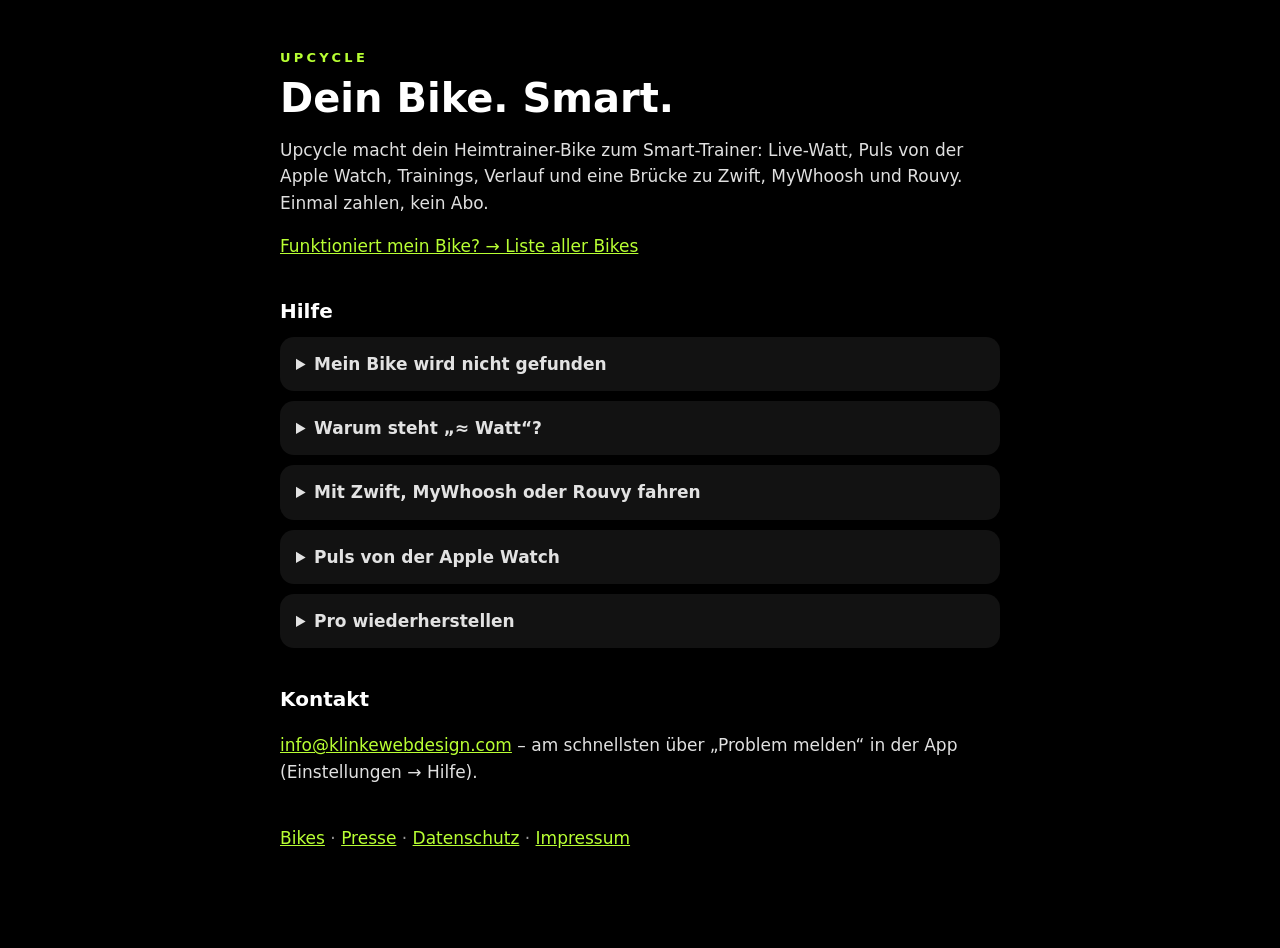
<file: index.html>
<!doctype html>
<html lang="de">
<head>
<meta charset="utf-8">
<meta name="viewport" content="width=device-width, initial-scale=1">
<title>Upcycle – Hilfe</title>
<link rel="stylesheet" href="style.css">
</head>
<body>
<main>
<p class="brand">UPCYCLE</p>
<h1>Dein Bike. Smart.</h1>
<p>Upcycle macht dein Heimtrainer-Bike zum Smart-Trainer: Live-Watt, Puls von der Apple Watch, Trainings, Verlauf und eine Brücke zu Zwift, MyWhoosh und Rouvy. Einmal zahlen, kein Abo.</p>

<p><a href="bikes.html">Funktioniert mein Bike? → Liste aller Bikes</a></p>

<h2>Hilfe</h2>
<details><summary>Mein Bike wird nicht gefunden</summary>
<p>Kurz in die Pedale treten, damit es aufwacht. Die Hersteller-App schließen – viele Bikes erlauben nur eine Verbindung. In Upcycle aufs Bike-Licht tippen und dein Bike wählen.</p></details>
<details><summary>Warum steht „≈ Watt“?</summary>
<p>Die meisten Heimtrainer messen keine Leistung. Upcycle schätzt sie aus Widerstand × Trittfrequenz und lässt sich mit einem echten Messwert kalibrieren.</p></details>
<details><summary>Mit Zwift, MyWhoosh oder Rouvy fahren</summary>
<p>Upcycle offen lassen und in der Rad-App das Upcycle-Gerät als Smart-Trainer wählen.</p></details>
<details><summary>Puls von der Apple Watch</summary>
<p>Watch tragen und entsperren; die Watch-App öffnet sich von selbst. Fehlt der Puls: Health-App → Profil → Apps → Upcycle → alles erlauben.</p></details>
<details><summary>Pro wiederherstellen</summary>
<p>Auf dem Startbildschirm auf PRO tippen → Käufe wiederherstellen.</p></details>

<h2>Kontakt</h2>
<p><a href="mailto:info@klinkewebdesign.com">info@klinkewebdesign.com</a> – am schnellsten über „Problem melden“ in der App (Einstellungen → Hilfe).</p>

<p class="links"><a href="bikes.html">Bikes</a> · <a href="press.html">Presse</a> · <a href="privacy.html">Datenschutz</a> · <a href="imprint.html">Impressum</a></p>
</main>
</body>
</html>
</file>
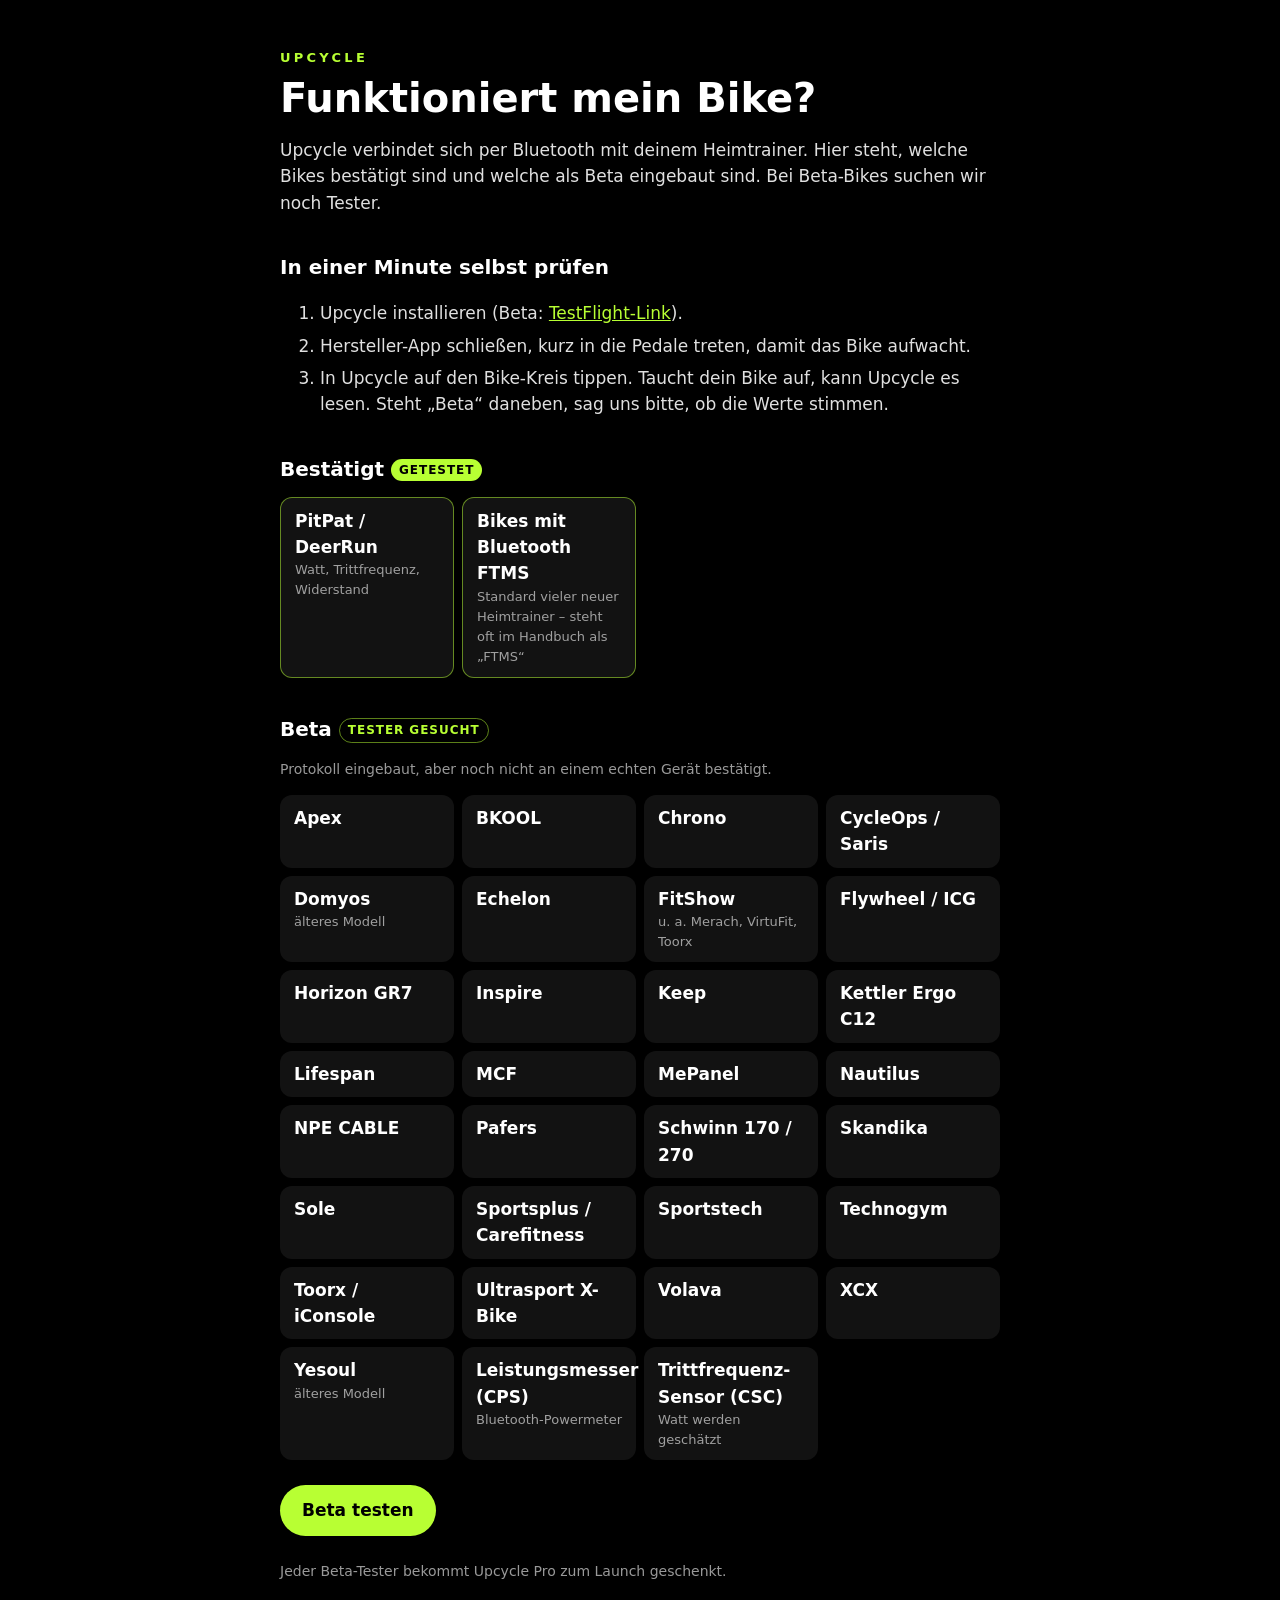
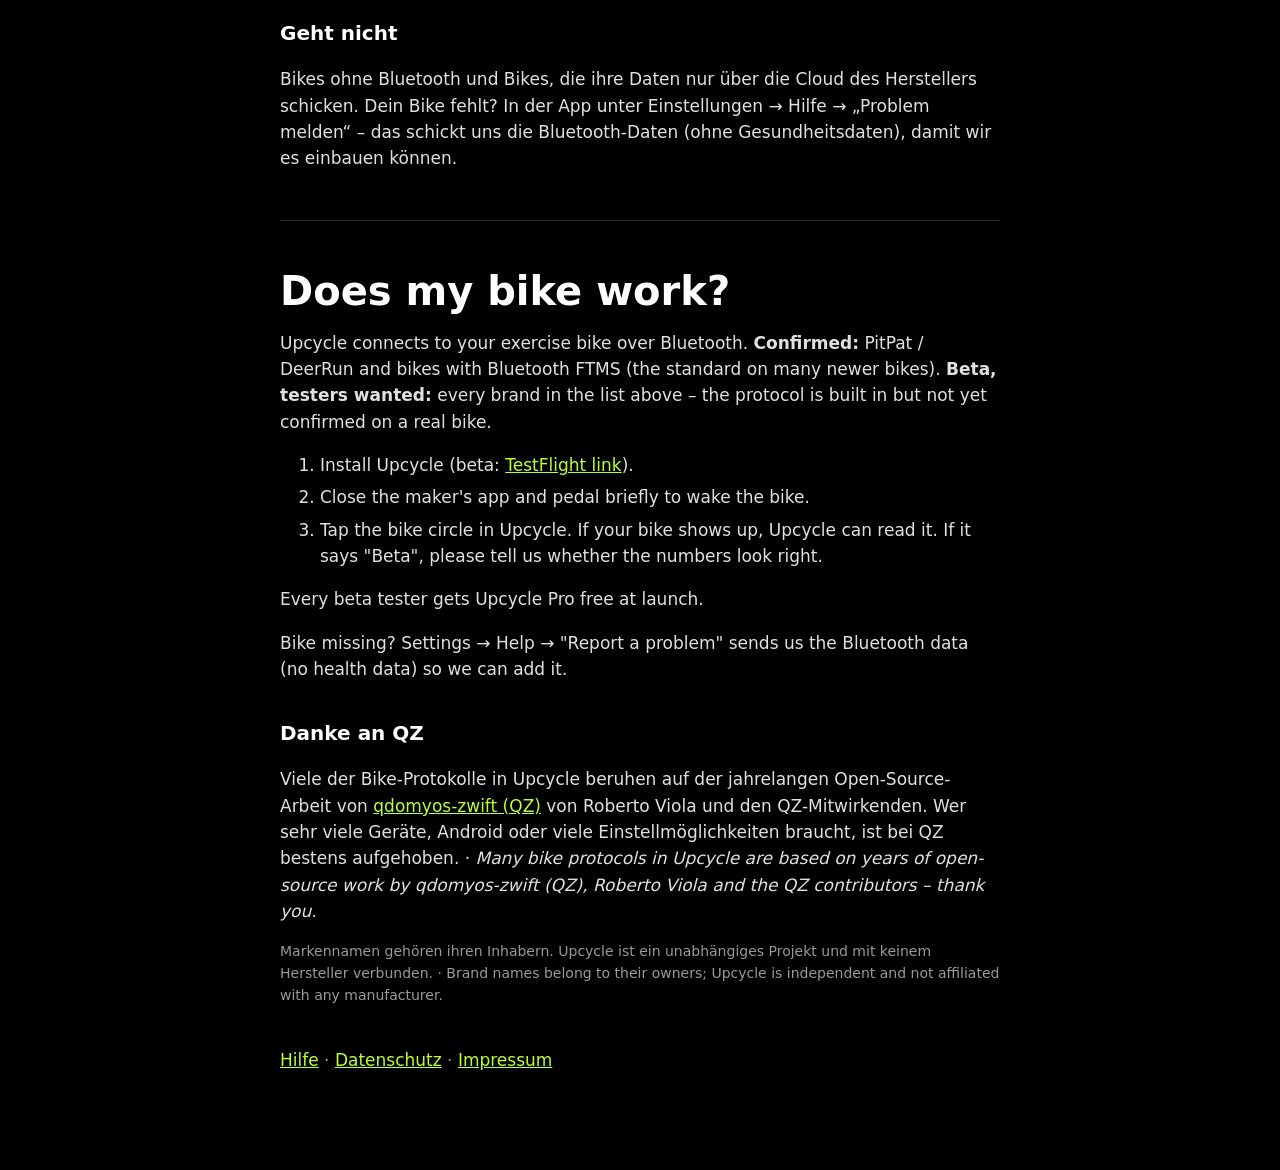
<file: bikes.html>
<!doctype html>
<html lang="de">
<head>
<meta charset="utf-8">
<meta name="viewport" content="width=device-width, initial-scale=1">
<title>Upcycle – Welche Bikes funktionieren?</title>
<meta name="description" content="Welche Heimtrainer und Spinning-Bikes mit Upcycle funktionieren: PitPat, Bikes mit Bluetooth FTMS und über 25 Beta-Protokolle. Which exercise bikes work with Upcycle.">
<link rel="stylesheet" href="style.css">
<style>
  .grid { display: grid; grid-template-columns: repeat(auto-fill, minmax(150px, 1fr)); gap: 8px; margin: 12px 0; }
  .bike { background: rgba(255,255,255,.07); border-radius: 12px; padding: 10px 14px; font-weight: 600; }
  .bike small { display: block; font-weight: 400; color: var(--dim); font-size: 13px; }
  .ok { border: 1px solid rgba(184,255,51,.5); }
  .tag { display: inline-block; font-size: 12px; font-weight: 700; letter-spacing: .08em; padding: 2px 8px; border-radius: 99px; vertical-align: middle; }
  .tag.ok { color: #000; background: var(--lime); border: 0; }
  .tag.beta { color: var(--lime); border: 1px solid rgba(184,255,51,.5); }
  .cta { display: inline-block; background: var(--lime); color: #000; font-weight: 700; padding: 12px 22px; border-radius: 99px; text-decoration: none; margin: 8px 0; }
  ol li { margin: 6px 0; color: rgba(255,255,255,.88); }
</style>
</head>
<body>
<main>
<p class="brand">UPCYCLE</p>
<h1>Funktioniert mein Bike?</h1>
<p>Upcycle verbindet sich per Bluetooth mit deinem Heimtrainer. Hier steht, welche Bikes bestätigt sind und welche als Beta eingebaut sind. Bei Beta-Bikes suchen wir noch Tester.</p>

<h2>In einer Minute selbst prüfen</h2>
<ol>
  <li>Upcycle installieren (Beta: <a href="https://testflight.apple.com/join/wsE828md">TestFlight-Link</a>).</li>
  <li>Hersteller-App schließen, kurz in die Pedale treten, damit das Bike aufwacht.</li>
  <li>In Upcycle auf den Bike-Kreis tippen. Taucht dein Bike auf, kann Upcycle es lesen. Steht „Beta“ daneben, sag uns bitte, ob die Werte stimmen.</li>
</ol>

<h2>Bestätigt <span class="tag ok">GETESTET</span></h2>
<div class="grid">
  <div class="bike ok">PitPat / DeerRun<small>Watt, Trittfrequenz, Widerstand</small></div>
  <div class="bike ok">Bikes mit Bluetooth FTMS<small>Standard vieler neuer Heimtrainer – steht oft im Handbuch als „FTMS“</small></div>
</div>

<h2>Beta <span class="tag beta">TESTER GESUCHT</span></h2>
<p class="meta">Protokoll eingebaut, aber noch nicht an einem echten Gerät bestätigt.</p>
<div class="grid">
  <div class="bike">Apex</div>
  <div class="bike">BKOOL</div>
  <div class="bike">Chrono</div>
  <div class="bike">CycleOps / Saris</div>
  <div class="bike">Domyos<small>älteres Modell</small></div>
  <div class="bike">Echelon</div>
  <div class="bike">FitShow<small>u. a. Merach, VirtuFit, Toorx</small></div>
  <div class="bike">Flywheel / ICG</div>
  <div class="bike">Horizon GR7</div>
  <div class="bike">Inspire</div>
  <div class="bike">Keep</div>
  <div class="bike">Kettler Ergo C12</div>
  <div class="bike">Lifespan</div>
  <div class="bike">MCF</div>
  <div class="bike">MePanel</div>
  <div class="bike">Nautilus</div>
  <div class="bike">NPE CABLE</div>
  <div class="bike">Pafers</div>
  <div class="bike">Schwinn 170 / 270</div>
  <div class="bike">Skandika</div>
  <div class="bike">Sole</div>
  <div class="bike">Sportsplus / Carefitness</div>
  <div class="bike">Sportstech</div>
  <div class="bike">Technogym</div>
  <div class="bike">Toorx / iConsole</div>
  <div class="bike">Ultrasport X-Bike</div>
  <div class="bike">Volava</div>
  <div class="bike">XCX</div>
  <div class="bike">Yesoul<small>älteres Modell</small></div>
  <div class="bike">Leistungsmesser (CPS)<small>Bluetooth-Powermeter</small></div>
  <div class="bike">Trittfrequenz-Sensor (CSC)<small>Watt werden geschätzt</small></div>
</div>
<p><a class="cta" href="https://testflight.apple.com/join/wsE828md">Beta testen</a></p>
<p class="meta">Jeder Beta-Tester bekommt Upcycle Pro zum Launch geschenkt.</p>

<h2>Geht nicht</h2>
<p>Bikes ohne Bluetooth und Bikes, die ihre Daten nur über die Cloud des Herstellers schicken. Dein Bike fehlt? In der App unter Einstellungen → Hilfe → „Problem melden“ – das schickt uns die Bluetooth-Daten (ohne Gesundheitsdaten), damit wir es einbauen können.</p>

<hr>

<h1>Does my bike work?</h1>
<p>Upcycle connects to your exercise bike over Bluetooth. <strong>Confirmed:</strong> PitPat / DeerRun and bikes with Bluetooth FTMS (the standard on many newer bikes). <strong>Beta, testers wanted:</strong> every brand in the list above – the protocol is built in but not yet confirmed on a real bike.</p>
<ol>
  <li>Install Upcycle (beta: <a href="https://testflight.apple.com/join/wsE828md">TestFlight link</a>).</li>
  <li>Close the maker's app and pedal briefly to wake the bike.</li>
  <li>Tap the bike circle in Upcycle. If your bike shows up, Upcycle can read it. If it says "Beta", please tell us whether the numbers look right.</li>
</ol>
<p>Every beta tester gets Upcycle Pro free at launch.</p>
<p>Bike missing? Settings → Help → "Report a problem" sends us the Bluetooth data (no health data) so we can add it.</p>

<h2>Danke an QZ</h2>
<p>Viele der Bike-Protokolle in Upcycle beruhen auf der jahrelangen Open-Source-Arbeit von <a href="https://github.com/cagnulein/qdomyos-zwift">qdomyos-zwift (QZ)</a> von Roberto Viola und den QZ-Mitwirkenden. Wer sehr viele Geräte, Android oder viele Einstellmöglichkeiten braucht, ist bei QZ bestens aufgehoben. · <em>Many bike protocols in Upcycle are based on years of open-source work by qdomyos-zwift (QZ), Roberto Viola and the QZ contributors – thank you.</em></p>

<p class="meta">Markennamen gehören ihren Inhabern. Upcycle ist ein unabhängiges Projekt und mit keinem Hersteller verbunden. · Brand names belong to their owners; Upcycle is independent and not affiliated with any manufacturer.</p>
<p class="links"><a href="index.html">Hilfe</a> · <a href="privacy.html">Datenschutz</a> · <a href="imprint.html">Impressum</a></p>
</main>
</body>
</html>
</file>
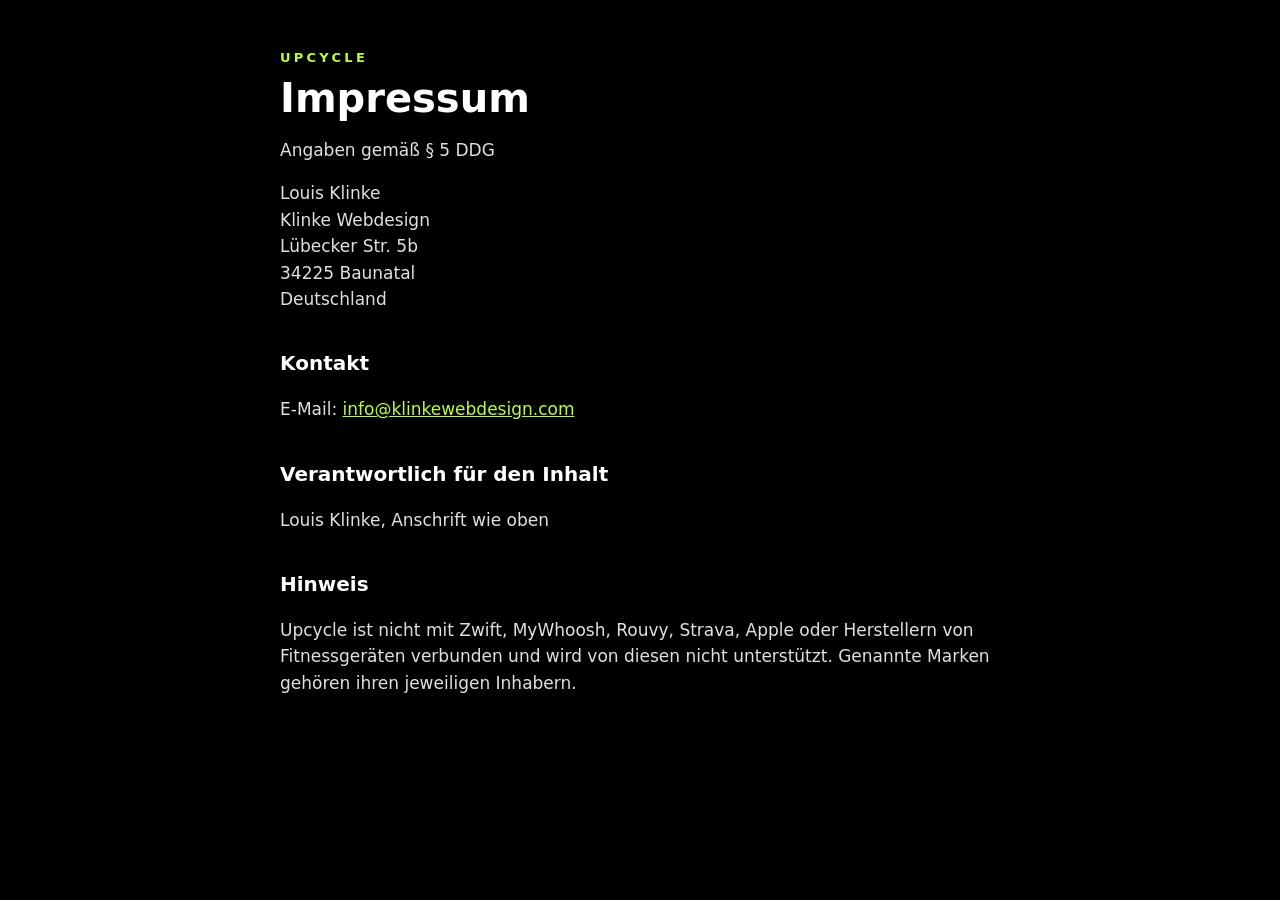
<file: imprint.html>
<!doctype html>
<html lang="de">
<head>
<meta charset="utf-8">
<meta name="viewport" content="width=device-width, initial-scale=1">
<title>Upcycle – Impressum</title>
<link rel="stylesheet" href="style.css">
</head>
<body>
<main>
<p class="brand">UPCYCLE</p>
<h1>Impressum</h1>
<p>Angaben gemäß § 5 DDG</p>
<p>Louis Klinke<br>Klinke Webdesign<br>Lübecker Str. 5b<br>34225 Baunatal<br>Deutschland</p>
<h2>Kontakt</h2>
<p>E-Mail: <a href="mailto:info@klinkewebdesign.com">info@klinkewebdesign.com</a></p>
<h2>Verantwortlich für den Inhalt</h2>
<p>Louis Klinke, Anschrift wie oben</p>
<h2>Hinweis</h2>
<p>Upcycle ist nicht mit Zwift, MyWhoosh, Rouvy, Strava, Apple oder Herstellern von Fitnessgeräten verbunden und wird von diesen nicht unterstützt. Genannte Marken gehören ihren jeweiligen Inhabern.</p>
</main>
</body>
</html>
</file>
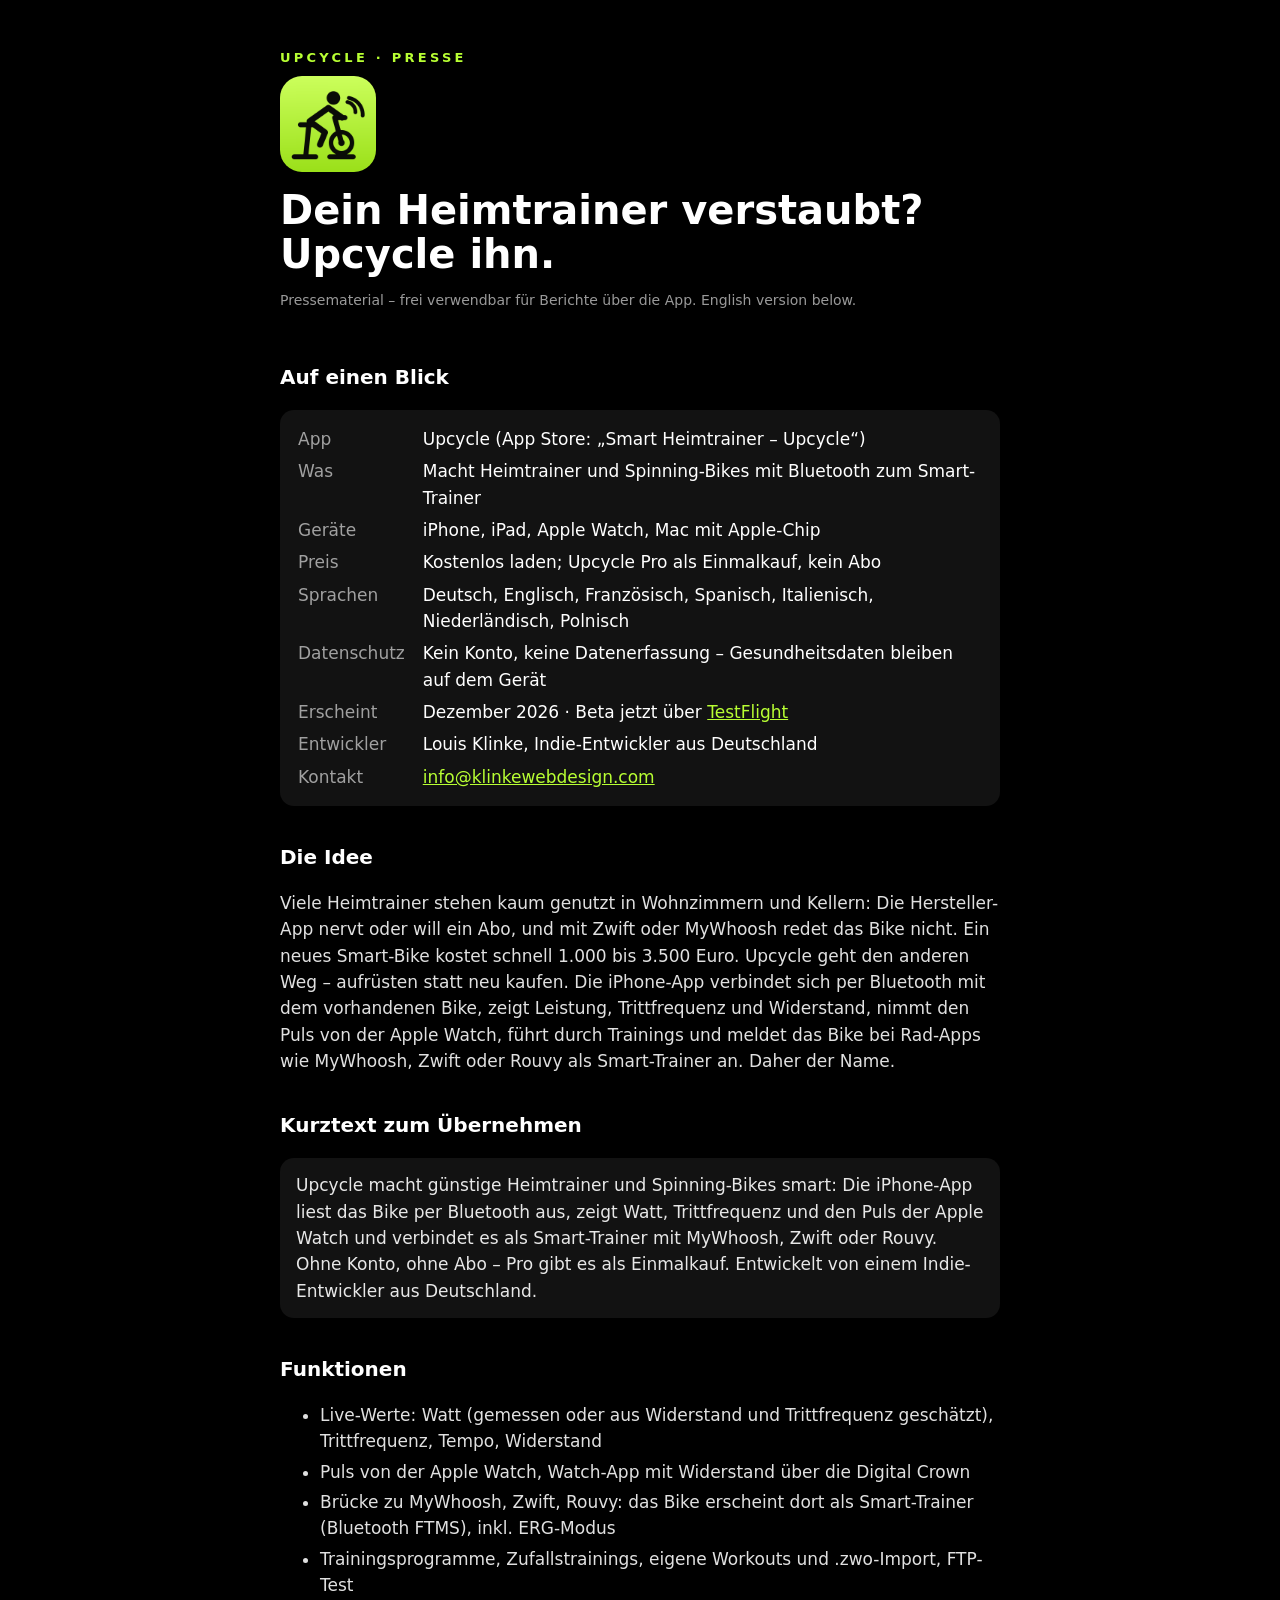
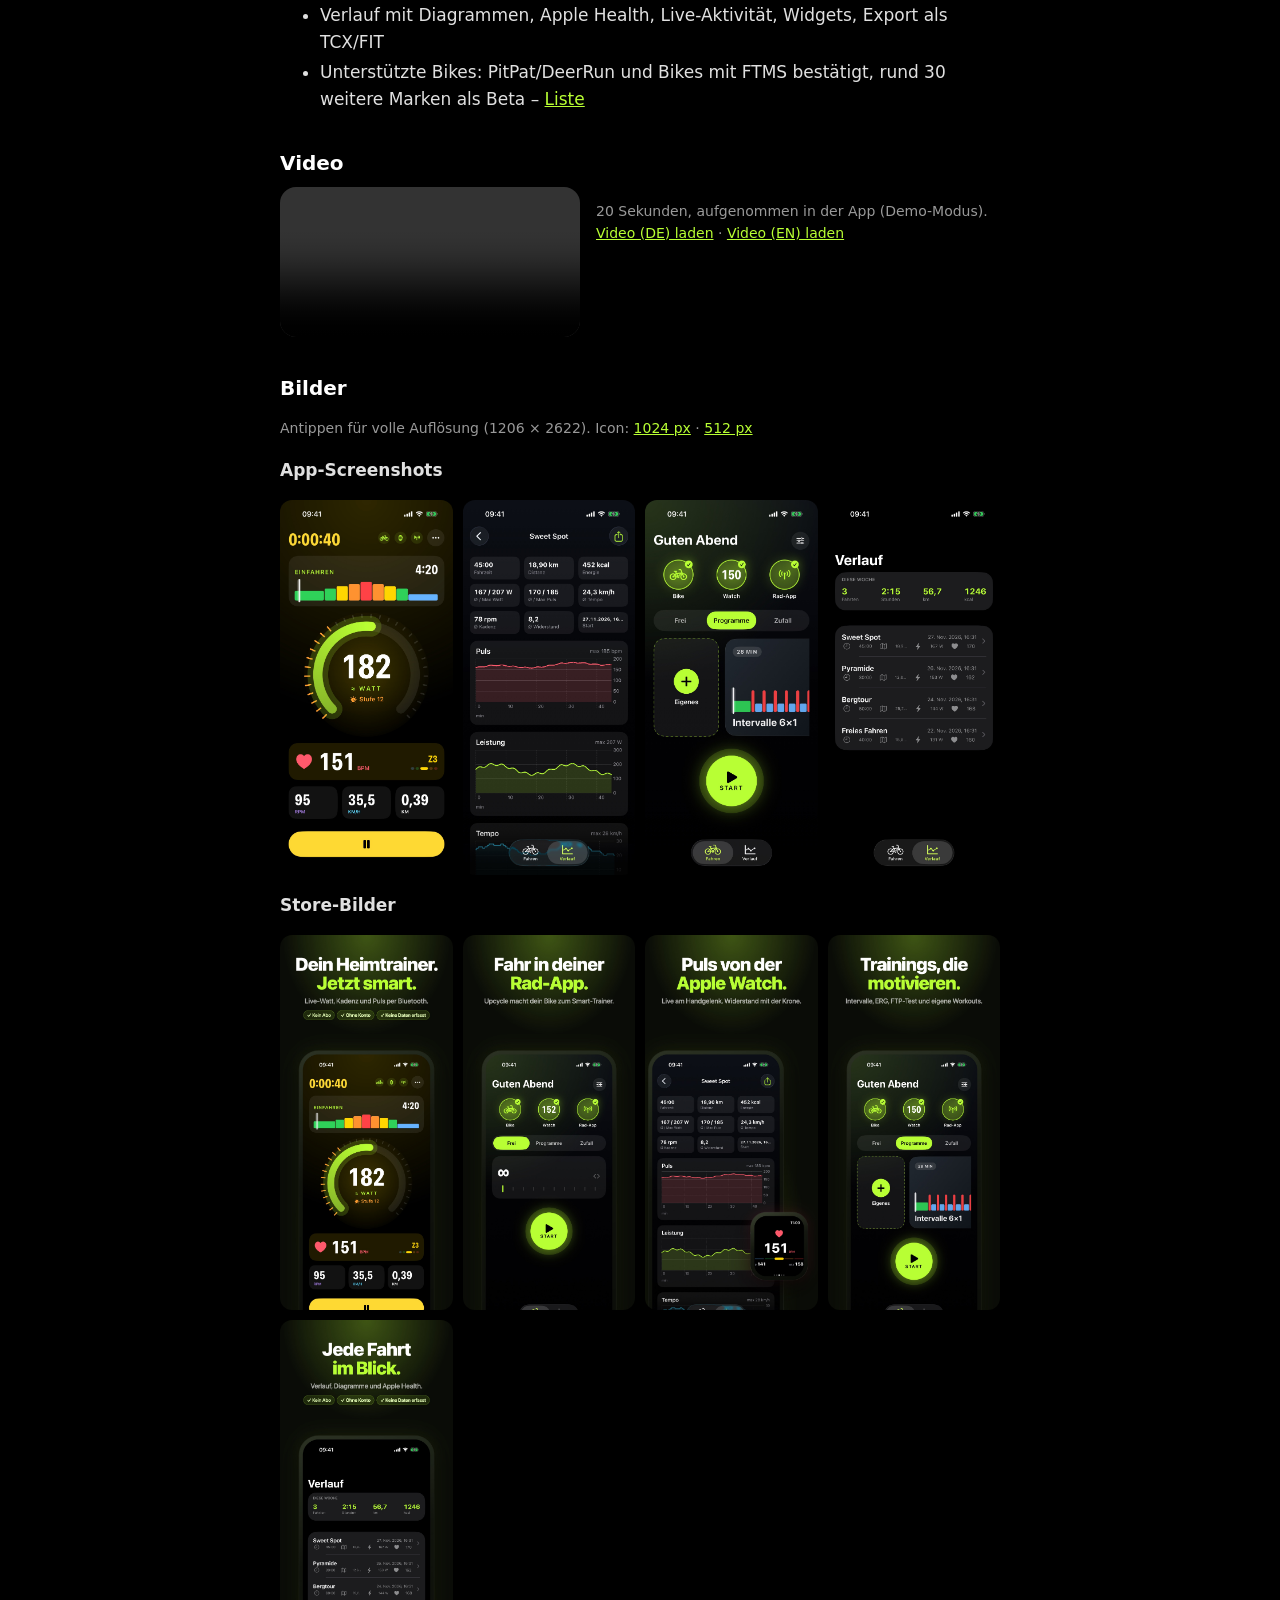
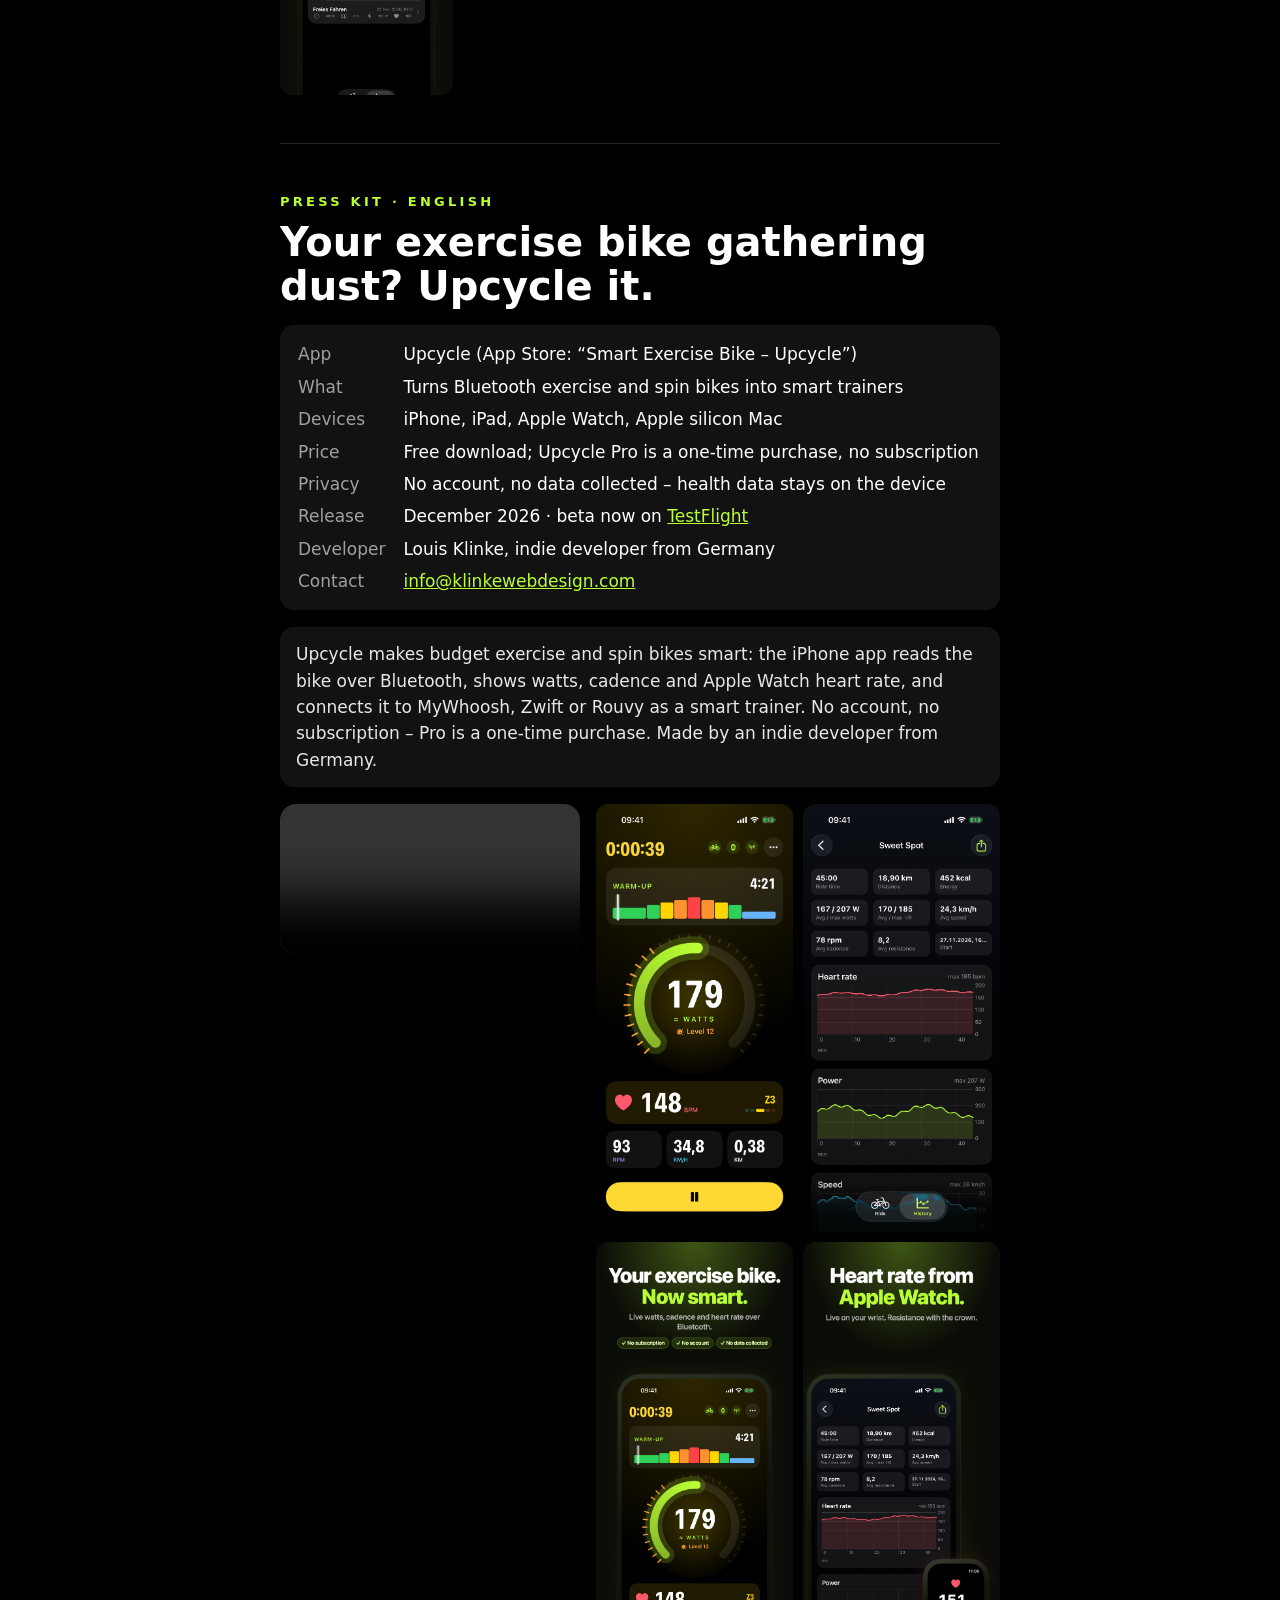
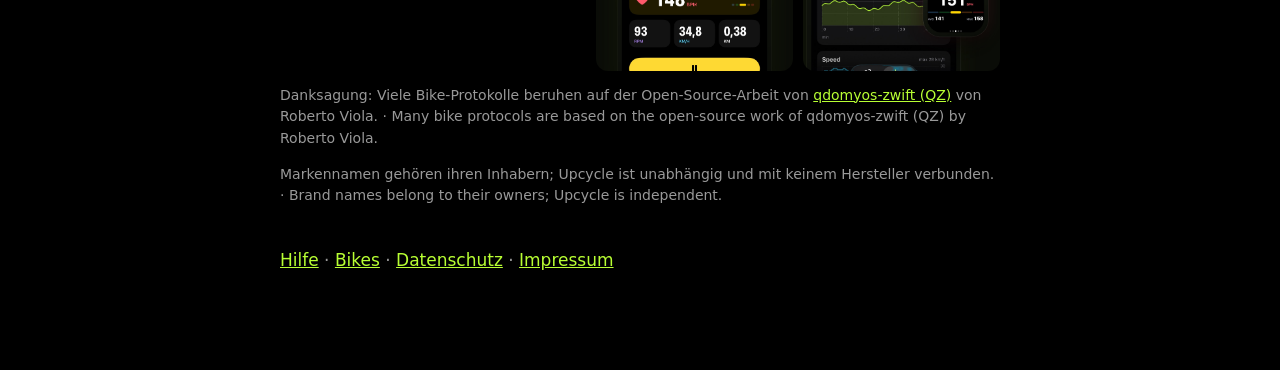
<file: press.html>
<!doctype html>
<html lang="de">
<head>
<meta charset="utf-8">
<meta name="viewport" content="width=device-width, initial-scale=1">
<title>Upcycle – Presse</title>
<meta name="description" content="Pressematerial zu Upcycle: iPhone-App, die Heimtrainer und Spinning-Bikes smart macht. Fakten, Texte, Bilder, Video. Press kit in English below.">
<link rel="stylesheet" href="style.css">
<style>
  .facts { display: grid; grid-template-columns: max-content 1fr; gap: 6px 18px; background: rgba(255,255,255,.07); border-radius: 14px; padding: 16px 18px; }
  .facts dt { color: var(--dim); }
  .facts dd { margin: 0; }
  .copy { background: rgba(255,255,255,.07); border-radius: 14px; padding: 14px 16px; color: rgba(255,255,255,.9); }
  .shots { display: grid; grid-template-columns: repeat(auto-fill, minmax(140px, 1fr)); gap: 10px; }
  .shots a { display: block; }
  .shots img { width: 100%; border-radius: 12px; display: block; }
  video { width: 100%; max-width: 300px; border-radius: 16px; display: block; }
  .row { display: flex; gap: 16px; flex-wrap: wrap; align-items: flex-start; }
  .icon { width: 96px; height: 96px; border-radius: 22px; }
  ul li { margin: 4px 0; color: rgba(255,255,255,.88); }
</style>
</head>
<body>
<main>
<p class="brand">UPCYCLE · PRESSE</p>
<div class="row">
  <img class="icon" src="press/upcycle-icon-512.png" alt="Upcycle App-Icon">
  <div>
    <h1>Dein Heimtrainer verstaubt? Upcycle ihn.</h1>
    <p class="meta">Pressematerial – frei verwendbar für Berichte über die App. English version below.</p>
  </div>
</div>

<h2>Auf einen Blick</h2>
<dl class="facts">
  <dt>App</dt><dd>Upcycle (App Store: „Smart Heimtrainer – Upcycle“)</dd>
  <dt>Was</dt><dd>Macht Heimtrainer und Spinning-Bikes mit Bluetooth zum Smart-Trainer</dd>
  <dt>Geräte</dt><dd>iPhone, iPad, Apple Watch, Mac mit Apple-Chip</dd>
  <dt>Preis</dt><dd>Kostenlos laden; Upcycle Pro als Einmalkauf, kein Abo</dd>
  <dt>Sprachen</dt><dd>Deutsch, Englisch, Französisch, Spanisch, Italienisch, Niederländisch, Polnisch</dd>
  <dt>Datenschutz</dt><dd>Kein Konto, keine Datenerfassung – Gesundheitsdaten bleiben auf dem Gerät</dd>
  <dt>Erscheint</dt><dd>Dezember 2026 · Beta jetzt über <a href="https://testflight.apple.com/join/wsE828md">TestFlight</a></dd>
  <dt>Entwickler</dt><dd>Louis Klinke, Indie-Entwickler aus Deutschland</dd>
  <dt>Kontakt</dt><dd><a href="mailto:info@klinkewebdesign.com">info@klinkewebdesign.com</a></dd>
</dl>

<h2>Die Idee</h2>
<p>Viele Heimtrainer stehen kaum genutzt in Wohnzimmern und Kellern: Die Hersteller-App nervt oder will ein Abo, und mit Zwift oder MyWhoosh redet das Bike nicht. Ein neues Smart-Bike kostet schnell 1.000 bis 3.500 Euro. Upcycle geht den anderen Weg – aufrüsten statt neu kaufen. Die iPhone-App verbindet sich per Bluetooth mit dem vorhandenen Bike, zeigt Leistung, Trittfrequenz und Widerstand, nimmt den Puls von der Apple Watch, führt durch Trainings und meldet das Bike bei Rad-Apps wie MyWhoosh, Zwift oder Rouvy als Smart-Trainer an. Daher der Name.</p>

<h2>Kurztext zum Übernehmen</h2>
<p class="copy">Upcycle macht günstige Heimtrainer und Spinning-Bikes smart: Die iPhone-App liest das Bike per Bluetooth aus, zeigt Watt, Trittfrequenz und den Puls der Apple Watch und verbindet es als Smart-Trainer mit MyWhoosh, Zwift oder Rouvy. Ohne Konto, ohne Abo – Pro gibt es als Einmalkauf. Entwickelt von einem Indie-Entwickler aus Deutschland.</p>

<h2>Funktionen</h2>
<ul>
  <li>Live-Werte: Watt (gemessen oder aus Widerstand und Trittfrequenz geschätzt), Trittfrequenz, Tempo, Widerstand</li>
  <li>Puls von der Apple Watch, Watch-App mit Widerstand über die Digital Crown</li>
  <li>Brücke zu MyWhoosh, Zwift, Rouvy: das Bike erscheint dort als Smart-Trainer (Bluetooth FTMS), inkl. ERG-Modus</li>
  <li>Trainingsprogramme, Zufallstrainings, eigene Workouts und .zwo-Import, FTP-Test</li>
  <li>Verlauf mit Diagrammen, Apple Health, Live-Aktivität, Widgets, Export als TCX/FIT</li>
  <li>Unterstützte Bikes: PitPat/DeerRun und Bikes mit FTMS bestätigt, rund 30 weitere Marken als Beta – <a href="bikes.html">Liste</a></li>
</ul>

<h2>Video</h2>
<div class="row">
  <video src="press/upcycle-video-de.mp4" controls muted playsinline preload="metadata"></video>
  <p class="meta">20 Sekunden, aufgenommen in der App (Demo-Modus).<br><a href="press/upcycle-video-de.mp4">Video (DE) laden</a> · <a href="press/upcycle-video-en.mp4">Video (EN) laden</a></p>
</div>

<h2>Bilder</h2>
<p class="meta">Antippen für volle Auflösung (1206 × 2622). Icon: <a href="press/upcycle-icon-1024.png">1024 px</a> · <a href="press/upcycle-icon-512.png">512 px</a></p>
<p><strong>App-Screenshots</strong></p>
<div class="shots">
  <a href="press/app-de-1-ride.jpg"><img src="press/app-de-1-ride.jpg" alt="Fahrt mit Live-Watt und Puls" loading="lazy"></a>
  <a href="press/app-de-5-detail.jpg"><img src="press/app-de-5-detail.jpg" alt="Fahrt-Details mit Diagrammen" loading="lazy"></a>
  <a href="press/app-de-2-programs.jpg"><img src="press/app-de-2-programs.jpg" alt="Trainingsprogramme" loading="lazy"></a>
  <a href="press/app-de-4-history.jpg"><img src="press/app-de-4-history.jpg" alt="Verlauf" loading="lazy"></a>
</div>
<p><strong>Store-Bilder</strong></p>
<div class="shots">
  <a href="press/upcycle-de-1.jpg"><img src="press/upcycle-de-1.jpg" alt="Store-Bild 1" loading="lazy"></a>
  <a href="press/upcycle-de-2.jpg"><img src="press/upcycle-de-2.jpg" alt="Store-Bild 2" loading="lazy"></a>
  <a href="press/upcycle-de-3.jpg"><img src="press/upcycle-de-3.jpg" alt="Store-Bild 3" loading="lazy"></a>
  <a href="press/upcycle-de-4.jpg"><img src="press/upcycle-de-4.jpg" alt="Store-Bild 4" loading="lazy"></a>
  <a href="press/upcycle-de-5.jpg"><img src="press/upcycle-de-5.jpg" alt="Store-Bild 5" loading="lazy"></a>
</div>

<hr>

<p class="brand">PRESS KIT · ENGLISH</p>
<h1>Your exercise bike gathering dust? Upcycle it.</h1>
<dl class="facts">
  <dt>App</dt><dd>Upcycle (App Store: “Smart Exercise Bike – Upcycle”)</dd>
  <dt>What</dt><dd>Turns Bluetooth exercise and spin bikes into smart trainers</dd>
  <dt>Devices</dt><dd>iPhone, iPad, Apple Watch, Apple silicon Mac</dd>
  <dt>Price</dt><dd>Free download; Upcycle Pro is a one-time purchase, no subscription</dd>
  <dt>Privacy</dt><dd>No account, no data collected – health data stays on the device</dd>
  <dt>Release</dt><dd>December 2026 · beta now on <a href="https://testflight.apple.com/join/wsE828md">TestFlight</a></dd>
  <dt>Developer</dt><dd>Louis Klinke, indie developer from Germany</dd>
  <dt>Contact</dt><dd><a href="mailto:info@klinkewebdesign.com">info@klinkewebdesign.com</a></dd>
</dl>
<p class="copy">Upcycle makes budget exercise and spin bikes smart: the iPhone app reads the bike over Bluetooth, shows watts, cadence and Apple Watch heart rate, and connects it to MyWhoosh, Zwift or Rouvy as a smart trainer. No account, no subscription – Pro is a one-time purchase. Made by an indie developer from Germany.</p>
<div class="row">
  <video src="press/upcycle-video-en.mp4" controls muted playsinline preload="metadata"></video>
  <div class="shots" style="flex:1;min-width:240px">
    <a href="press/app-en-1-ride.jpg"><img src="press/app-en-1-ride.jpg" alt="Ride with live watts and heart rate" loading="lazy"></a>
    <a href="press/app-en-5-detail.jpg"><img src="press/app-en-5-detail.jpg" alt="Ride details" loading="lazy"></a>
    <a href="press/upcycle-en-1.jpg"><img src="press/upcycle-en-1.jpg" alt="Store image 1" loading="lazy"></a>
    <a href="press/upcycle-en-3.jpg"><img src="press/upcycle-en-3.jpg" alt="Store image 3" loading="lazy"></a>
  </div>
</div>

<p class="meta">Danksagung: Viele Bike-Protokolle beruhen auf der Open-Source-Arbeit von <a href="https://github.com/cagnulein/qdomyos-zwift">qdomyos-zwift (QZ)</a> von Roberto Viola. · Many bike protocols are based on the open-source work of qdomyos-zwift (QZ) by Roberto Viola.</p>
<p class="meta">Markennamen gehören ihren Inhabern; Upcycle ist unabhängig und mit keinem Hersteller verbunden. · Brand names belong to their owners; Upcycle is independent.</p>
<p class="links"><a href="index.html">Hilfe</a> · <a href="bikes.html">Bikes</a> · <a href="privacy.html">Datenschutz</a> · <a href="imprint.html">Impressum</a></p>
</main>
</body>
</html>
</file>
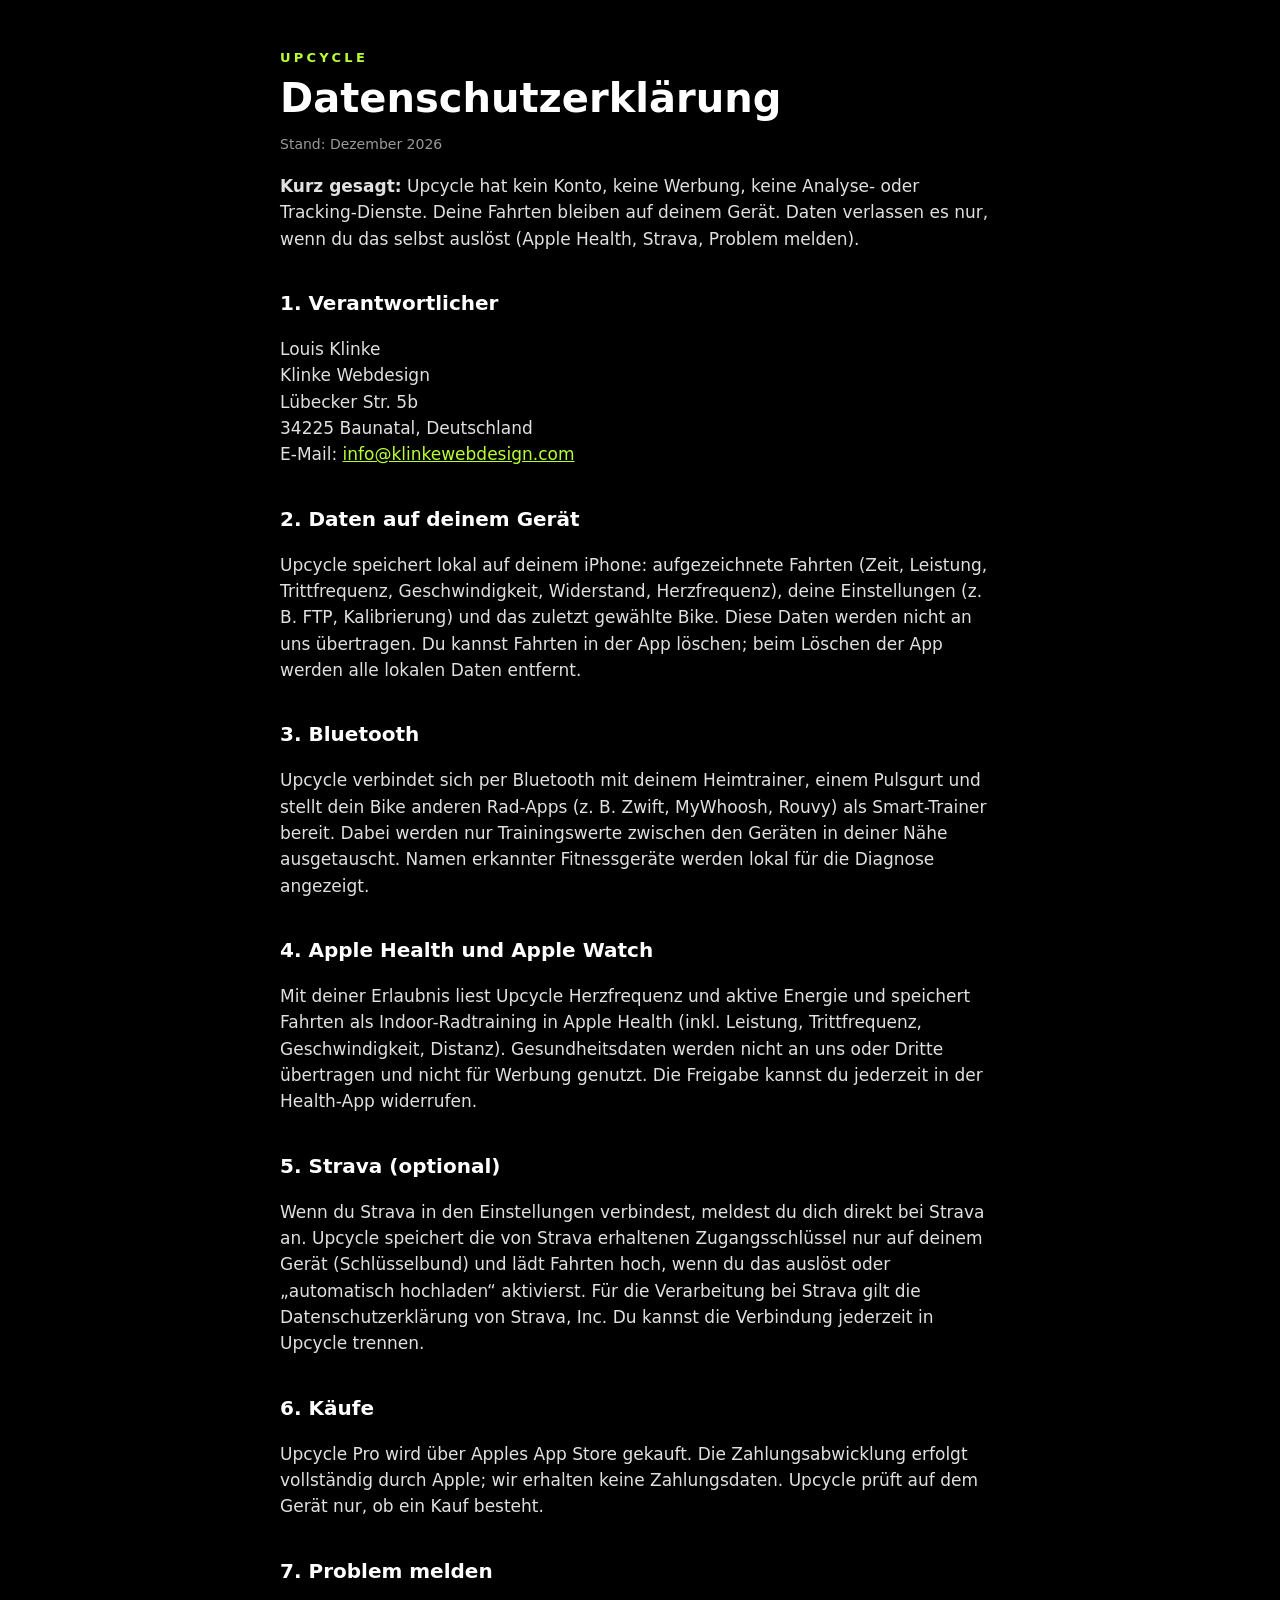
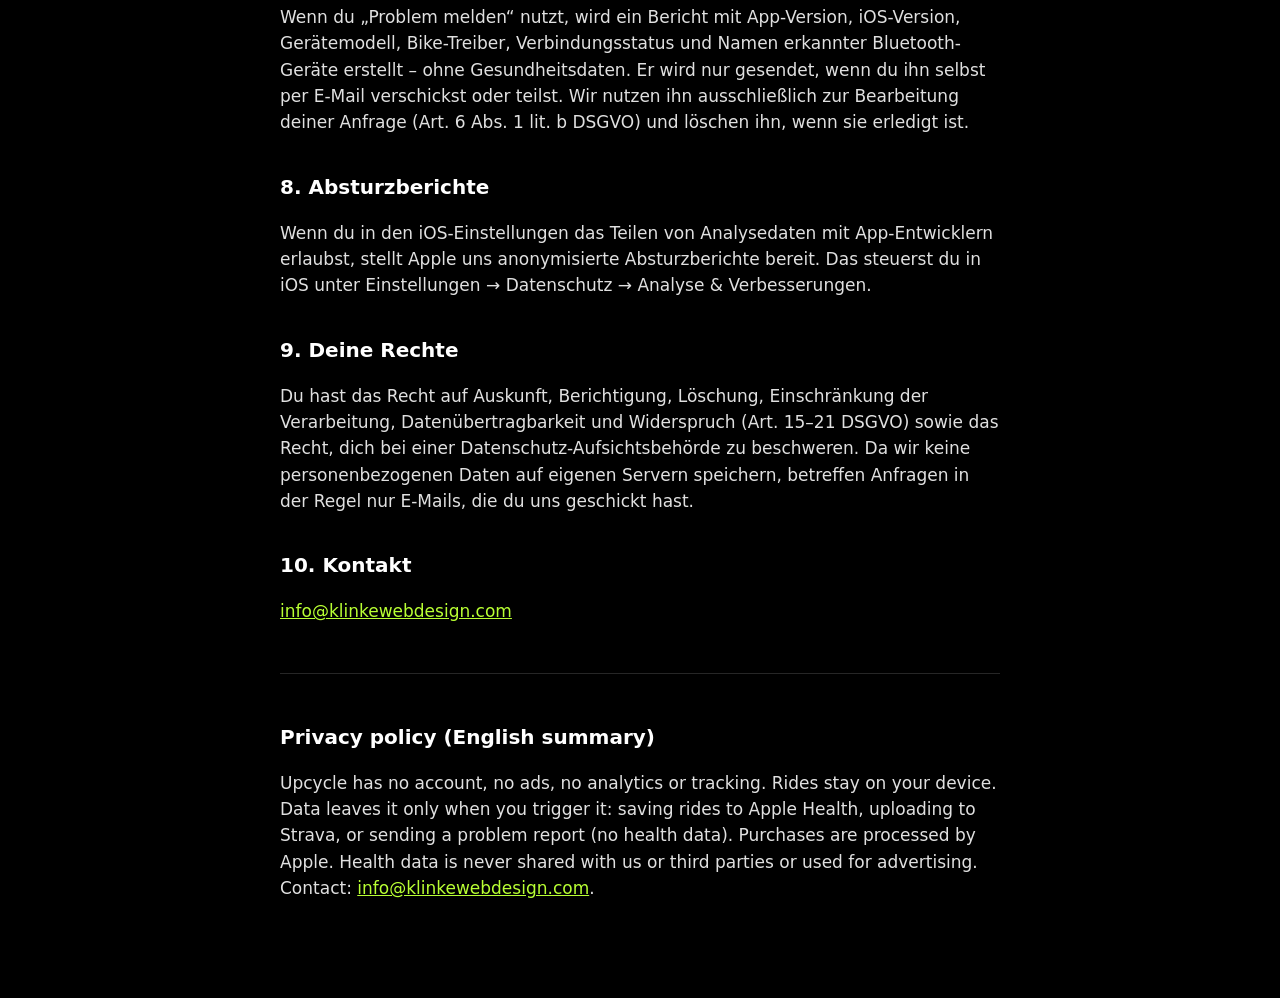
<file: privacy.html>
<!doctype html>
<html lang="de">
<head>
<meta charset="utf-8">
<meta name="viewport" content="width=device-width, initial-scale=1">
<title>Upcycle – Datenschutzerklärung</title>
<link rel="stylesheet" href="style.css">
</head>
<body>
<main>
<p class="brand">UPCYCLE</p>
<h1>Datenschutzerklärung</h1>
<p class="meta">Stand: Dezember 2026</p>

<p><strong>Kurz gesagt:</strong> Upcycle hat kein Konto, keine Werbung, keine Analyse- oder Tracking-Dienste. Deine Fahrten bleiben auf deinem Gerät. Daten verlassen es nur, wenn du das selbst auslöst (Apple Health, Strava, Problem melden).</p>

<h2>1. Verantwortlicher</h2>
<p>Louis Klinke<br>Klinke Webdesign<br>Lübecker Str. 5b<br>34225 Baunatal, Deutschland<br>E-Mail: <a href="mailto:info@klinkewebdesign.com">info@klinkewebdesign.com</a></p>

<h2>2. Daten auf deinem Gerät</h2>
<p>Upcycle speichert lokal auf deinem iPhone: aufgezeichnete Fahrten (Zeit, Leistung, Trittfrequenz, Geschwindigkeit, Widerstand, Herzfrequenz), deine Einstellungen (z. B. FTP, Kalibrierung) und das zuletzt gewählte Bike. Diese Daten werden nicht an uns übertragen. Du kannst Fahrten in der App löschen; beim Löschen der App werden alle lokalen Daten entfernt.</p>

<h2>3. Bluetooth</h2>
<p>Upcycle verbindet sich per Bluetooth mit deinem Heimtrainer, einem Pulsgurt und stellt dein Bike anderen Rad-Apps (z. B. Zwift, MyWhoosh, Rouvy) als Smart-Trainer bereit. Dabei werden nur Trainingswerte zwischen den Geräten in deiner Nähe ausgetauscht. Namen erkannter Fitnessgeräte werden lokal für die Diagnose angezeigt.</p>

<h2>4. Apple Health und Apple Watch</h2>
<p>Mit deiner Erlaubnis liest Upcycle Herzfrequenz und aktive Energie und speichert Fahrten als Indoor-Radtraining in Apple Health (inkl. Leistung, Trittfrequenz, Geschwindigkeit, Distanz). Gesundheitsdaten werden nicht an uns oder Dritte übertragen und nicht für Werbung genutzt. Die Freigabe kannst du jederzeit in der Health-App widerrufen.</p>

<h2>5. Strava (optional)</h2>
<p>Wenn du Strava in den Einstellungen verbindest, meldest du dich direkt bei Strava an. Upcycle speichert die von Strava erhaltenen Zugangsschlüssel nur auf deinem Gerät (Schlüsselbund) und lädt Fahrten hoch, wenn du das auslöst oder „automatisch hochladen“ aktivierst. Für die Verarbeitung bei Strava gilt die Datenschutzerklärung von Strava, Inc. Du kannst die Verbindung jederzeit in Upcycle trennen.</p>

<h2>6. Käufe</h2>
<p>Upcycle Pro wird über Apples App Store gekauft. Die Zahlungsabwicklung erfolgt vollständig durch Apple; wir erhalten keine Zahlungsdaten. Upcycle prüft auf dem Gerät nur, ob ein Kauf besteht.</p>

<h2>7. Problem melden</h2>
<p>Wenn du „Problem melden“ nutzt, wird ein Bericht mit App-Version, iOS-Version, Gerätemodell, Bike-Treiber, Verbindungsstatus und Namen erkannter Bluetooth-Geräte erstellt – ohne Gesundheitsdaten. Er wird nur gesendet, wenn du ihn selbst per E-Mail verschickst oder teilst. Wir nutzen ihn ausschließlich zur Bearbeitung deiner Anfrage (Art. 6 Abs. 1 lit. b DSGVO) und löschen ihn, wenn sie erledigt ist.</p>

<h2>8. Absturzberichte</h2>
<p>Wenn du in den iOS-Einstellungen das Teilen von Analysedaten mit App-Entwicklern erlaubst, stellt Apple uns anonymisierte Absturzberichte bereit. Das steuerst du in iOS unter Einstellungen → Datenschutz → Analyse & Verbesserungen.</p>

<h2>9. Deine Rechte</h2>
<p>Du hast das Recht auf Auskunft, Berichtigung, Löschung, Einschränkung der Verarbeitung, Datenübertragbarkeit und Widerspruch (Art. 15–21 DSGVO) sowie das Recht, dich bei einer Datenschutz-Aufsichtsbehörde zu beschweren. Da wir keine personenbezogenen Daten auf eigenen Servern speichern, betreffen Anfragen in der Regel nur E-Mails, die du uns geschickt hast.</p>

<h2>10. Kontakt</h2>
<p><a href="mailto:info@klinkewebdesign.com">info@klinkewebdesign.com</a></p>

<hr>
<h2 id="en">Privacy policy (English summary)</h2>
<p>Upcycle has no account, no ads, no analytics or tracking. Rides stay on your device. Data leaves it only when you trigger it: saving rides to Apple Health, uploading to Strava, or sending a problem report (no health data). Purchases are processed by Apple. Health data is never shared with us or third parties or used for advertising. Contact: <a href="mailto:info@klinkewebdesign.com">info@klinkewebdesign.com</a>.</p>
</main>
</body>
</html>
</file>
<file: style.css>
:root { color-scheme: dark; --lime: #b8ff33; --dim: rgba(255,255,255,.6); }
body { margin: 0; background: #000; color: #fff; font: 17px/1.55 -apple-system, BlinkMacSystemFont, "SF Pro Text", system-ui, sans-serif; }
main { max-width: 720px; margin: 0 auto; padding: 48px 22px 80px; }
.brand { color: var(--lime); font-weight: 600; letter-spacing: .25em; font-size: 13px; margin: 0 0 8px; }
h1 { font-size: 40px; line-height: 1.1; margin: 0 0 12px; }
h2 { font-size: 20px; margin: 36px 0 8px; }
p, summary { color: rgba(255,255,255,.88); }
.meta { color: var(--dim); font-size: 14px; }
a { color: var(--lime); }
details { background: rgba(255,255,255,.07); border-radius: 14px; padding: 14px 16px; margin: 10px 0; }
summary { cursor: pointer; font-weight: 600; }
details p { color: var(--dim); margin: 10px 0 0; }
hr { border: 0; border-top: 1px solid rgba(255,255,255,.15); margin: 48px 0; }
.links { margin-top: 40px; color: var(--dim); }
</file>
